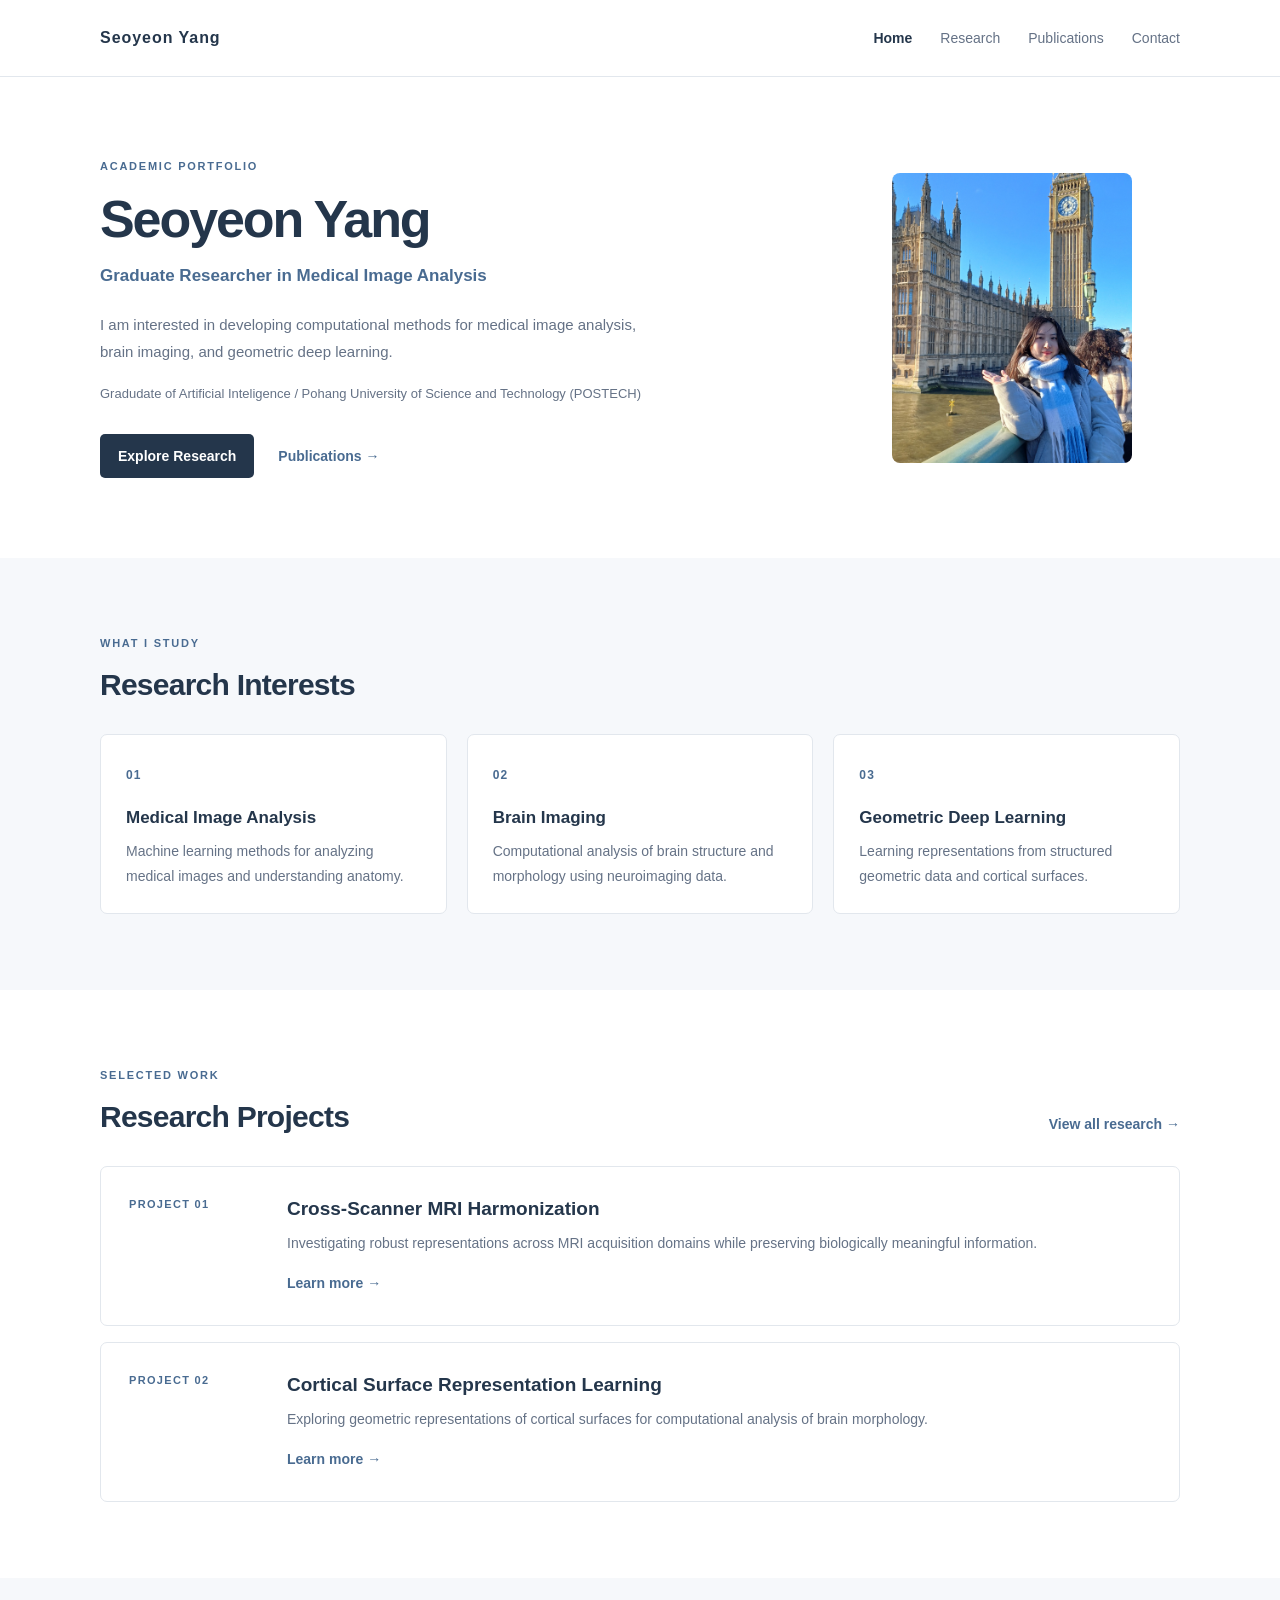
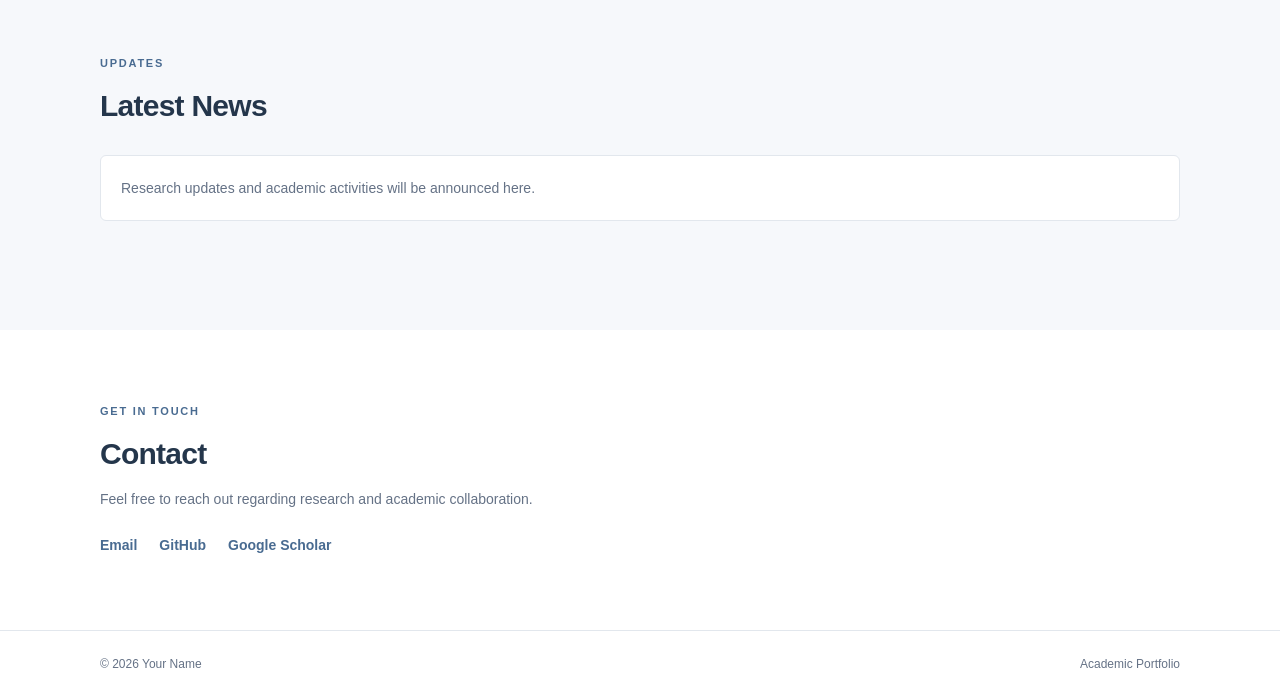
<file: index.html>
<!DOCTYPE html>
<html lang="en">
<head>
  <meta charset="UTF-8">
  <meta name="viewport" content="width=device-width, initial-scale=1.0">

  <title>Seoyeon Yang | Researcher</title>
  <meta name="description"
        content="Personal academic website of Seoyeon Yang.">

  <link rel="stylesheet" href="css/style.css">
</head>

<body>
  <header class="site-header">
    <nav class="navbar container">
      <a class="site-logo" href="index.html">Seoyeon Yang</a>

      <div class="nav-links">
        <a class="active" href="index.html">Home</a>
        <a href="research.html">Research</a>
        <a href="publications.html">Publications</a>
        <a href="#contact">Contact</a>
      </div>
    </nav>
  </header>

  <main>
    <section class="hero container">
      <div class="hero-text">
        <p class="eyebrow">ACADEMIC PORTFOLIO</p>

        <h1>Seoyeon Yang</h1>

        <p class="hero-role">
          Graduate Researcher in Medical Image Analysis
        </p>

        <p class="hero-description">
          I am interested in developing computational methods
          for medical image analysis, brain imaging, and
          geometric deep learning.
        </p>

        <p class="affiliation">
          Gradudate of Artificial Inteligence / Pohang University of Science and Technology (POSTECH)
        </p>

        <div class="hero-links">
          <a class="button button-primary" href="research.html">
            Explore Research
          </a>
          <a class="text-link" href="publications.html">
            Publications →
          </a>
        </div>
      </div>

      <div class="profile-area">
        <img
          class="profile-image"
          src="assets/profile.jpg"
          alt="Portrait of Your Name"
        >
      </div>
    </section>

    <section class="section section-muted">
      <div class="container">
        <div class="section-heading">
          <p class="eyebrow">WHAT I STUDY</p>
          <h2>Research Interests</h2>
        </div>

        <div class="interest-grid">
          <article class="interest-card">
            <span class="card-number">01</span>
            <h3>Medical Image Analysis</h3>
            <p>
              Machine learning methods for analyzing
              medical images and understanding anatomy.
            </p>
          </article>

          <article class="interest-card">
            <span class="card-number">02</span>
            <h3>Brain Imaging</h3>
            <p>
              Computational analysis of brain structure
              and morphology using neuroimaging data.
            </p>
          </article>

          <article class="interest-card">
            <span class="card-number">03</span>
            <h3>Geometric Deep Learning</h3>
            <p>
              Learning representations from structured
              geometric data and cortical surfaces.
            </p>
          </article>
        </div>
      </div>
    </section>

    <section class="section container">
      <div class="section-heading heading-row">
        <div>
          <p class="eyebrow">SELECTED WORK</p>
          <h2>Research Projects</h2>
        </div>

        <a class="text-link" href="research.html">
          View all research →
        </a>
      </div>

      <div class="project-list">
        <article class="project-card">
          <div class="project-index">PROJECT 01</div>

          <div class="project-content">
            <h3>Cross-Scanner MRI Harmonization</h3>
            <p>
              Investigating robust representations across
              MRI acquisition domains while preserving
              biologically meaningful information.
            </p>
            <a class="text-link" href="research.html">
              Learn more →
            </a>
          </div>
        </article>

        <article class="project-card">
          <div class="project-index">PROJECT 02</div>

          <div class="project-content">
            <h3>Cortical Surface Representation Learning</h3>
            <p>
              Exploring geometric representations of
              cortical surfaces for computational
              analysis of brain morphology.
            </p>
            <a class="text-link" href="research.html">
              Learn more →
            </a>
          </div>
        </article>
      </div>
    </section>

    <section class="section section-muted">
      <div class="container news-section">
        <div class="section-heading">
          <p class="eyebrow">UPDATES</p>
          <h2>Latest News</h2>
        </div>

        <p class="empty-note">
          Research updates and academic activities
          will be announced here.
        </p>
      </div>
    </section>

    <section class="contact-section container" id="contact">
      <p class="eyebrow">GET IN TOUCH</p>
      <h2>Contact</h2>

      <p>
        Feel free to reach out regarding research
        and academic collaboration.
      </p>

      <div class="contact-links">
        <a href="mailto:your.email@example.com">Email</a>
        <a href="https://github.com/YOUR_USERNAME">GitHub</a>
        <a href="https://scholar.google.com/">Google Scholar</a>
      </div>
    </section>
  </main>

  <footer class="site-footer">
    <div class="container footer-inner">
      <span>© 2026 Your Name</span>
      <span>Academic Portfolio</span>
    </div>
  </footer>
</body>
</html>
</file>
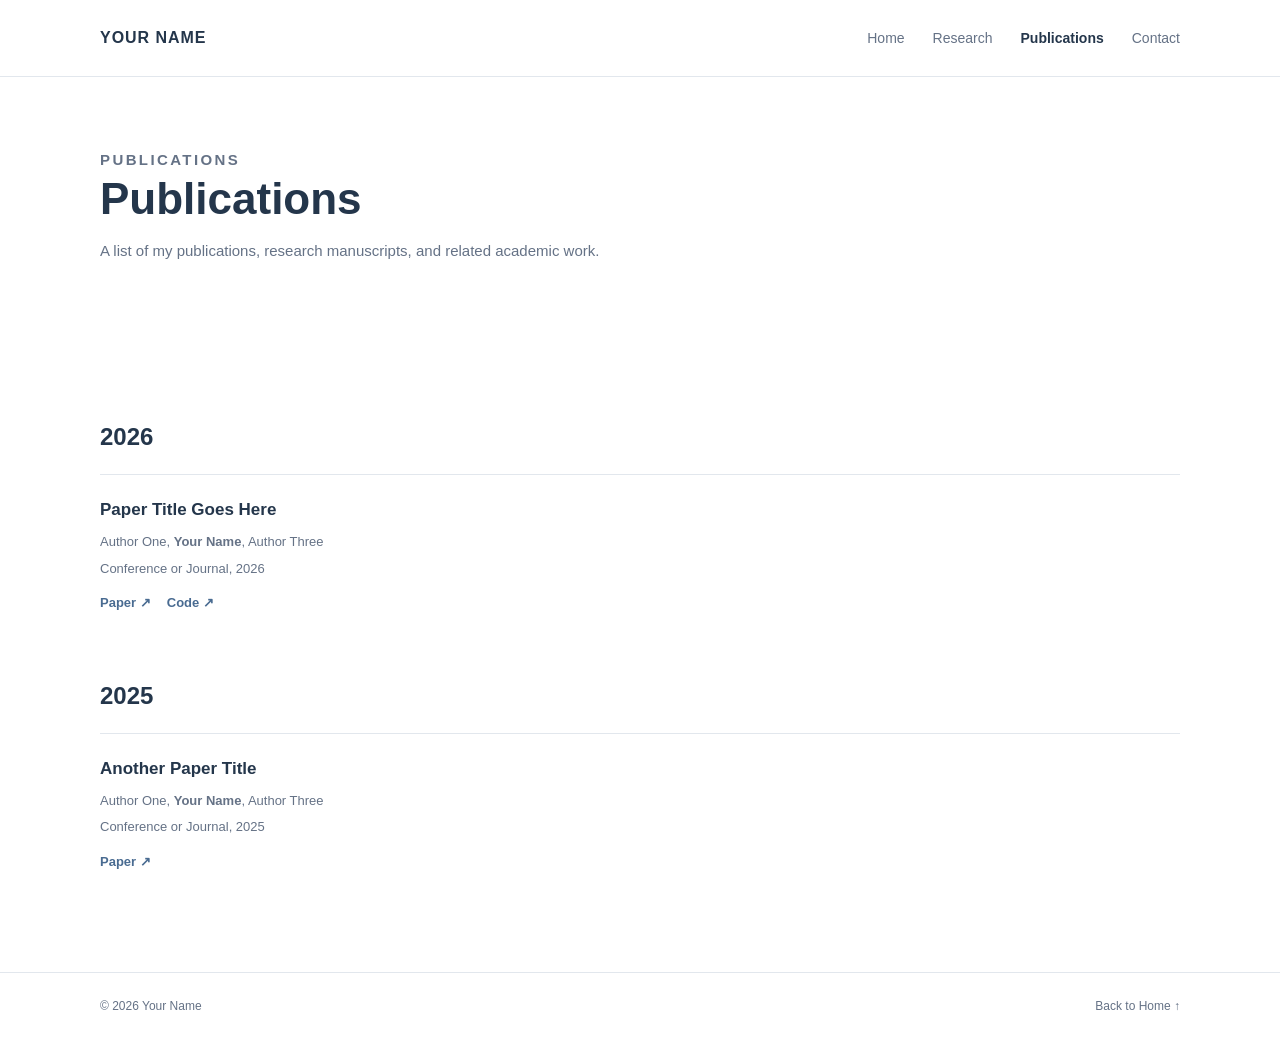
<file: publications.html>
<!DOCTYPE html>
<html lang="en">
<head>
  <meta charset="UTF-8">
  <meta name="viewport" content="width=device-width, initial-scale=1.0">
  <title>Publications | Your Name</title>
  <meta name="description" content="Publications by Your Name.">
  <link rel="stylesheet" href="css/style.css">
</head>

<body>
  <header class="site-header">
    <nav class="navbar container">
      <a class="site-logo" href="index.html">YOUR NAME</a>

      <div class="nav-links">
        <a href="index.html">Home</a>
        <a href="research.html">Research</a>
        <a class="active" href="publications.html">Publications</a>
        <a href="index.html#contact">Contact</a>
      </div>
    </nav>
  </header>

  <main class="container">
    <section class="page-intro">
      <p class="eyebrow">PUBLICATIONS</p>
      <h1>Publications</h1>
      <p>
        A list of my publications, research manuscripts,
        and related academic work.
      </p>
    </section>

    <section class="section">
      <h2 class="publication-year">2026</h2>

      <article class="publication-item">
        <h3>Paper Title Goes Here</h3>
        <p>
          Author One, <strong>Your Name</strong>, Author Three
        </p>
        <p>Conference or Journal, 2026</p>

        <div class="publication-links">
          <a href="https://example.com">Paper ↗</a>
          <a href="https://github.com/YOUR_USERNAME">Code ↗</a>
        </div>
      </article>

      <h2 class="publication-year">2025</h2>

      <article class="publication-item">
        <h3>Another Paper Title</h3>
        <p>
          Author One, <strong>Your Name</strong>, Author Three
        </p>
        <p>Conference or Journal, 2025</p>

        <div class="publication-links">
          <a href="https://example.com">Paper ↗</a>
        </div>
      </article>

      <!--
        논문이 추가되면 아래 형식으로 복사하세요.

        <article class="publication-item">
          <h3>Paper Title</h3>
          <p>Author One, <strong>Your Name</strong></p>
          <p>Conference or Journal, Year</p>
          <div class="publication-links">
            <a href="PAPER_URL">Paper ↗</a>
            <a href="CODE_URL">Code ↗</a>
          </div>
        </article>
      -->
    </section>
  </main>

  <footer class="site-footer">
    <div class="container footer-inner">
      <span>© 2026 Your Name</span>
      <a href="index.html">Back to Home ↑</a>
    </div>
  </footer>
</body>
</html>
</file>
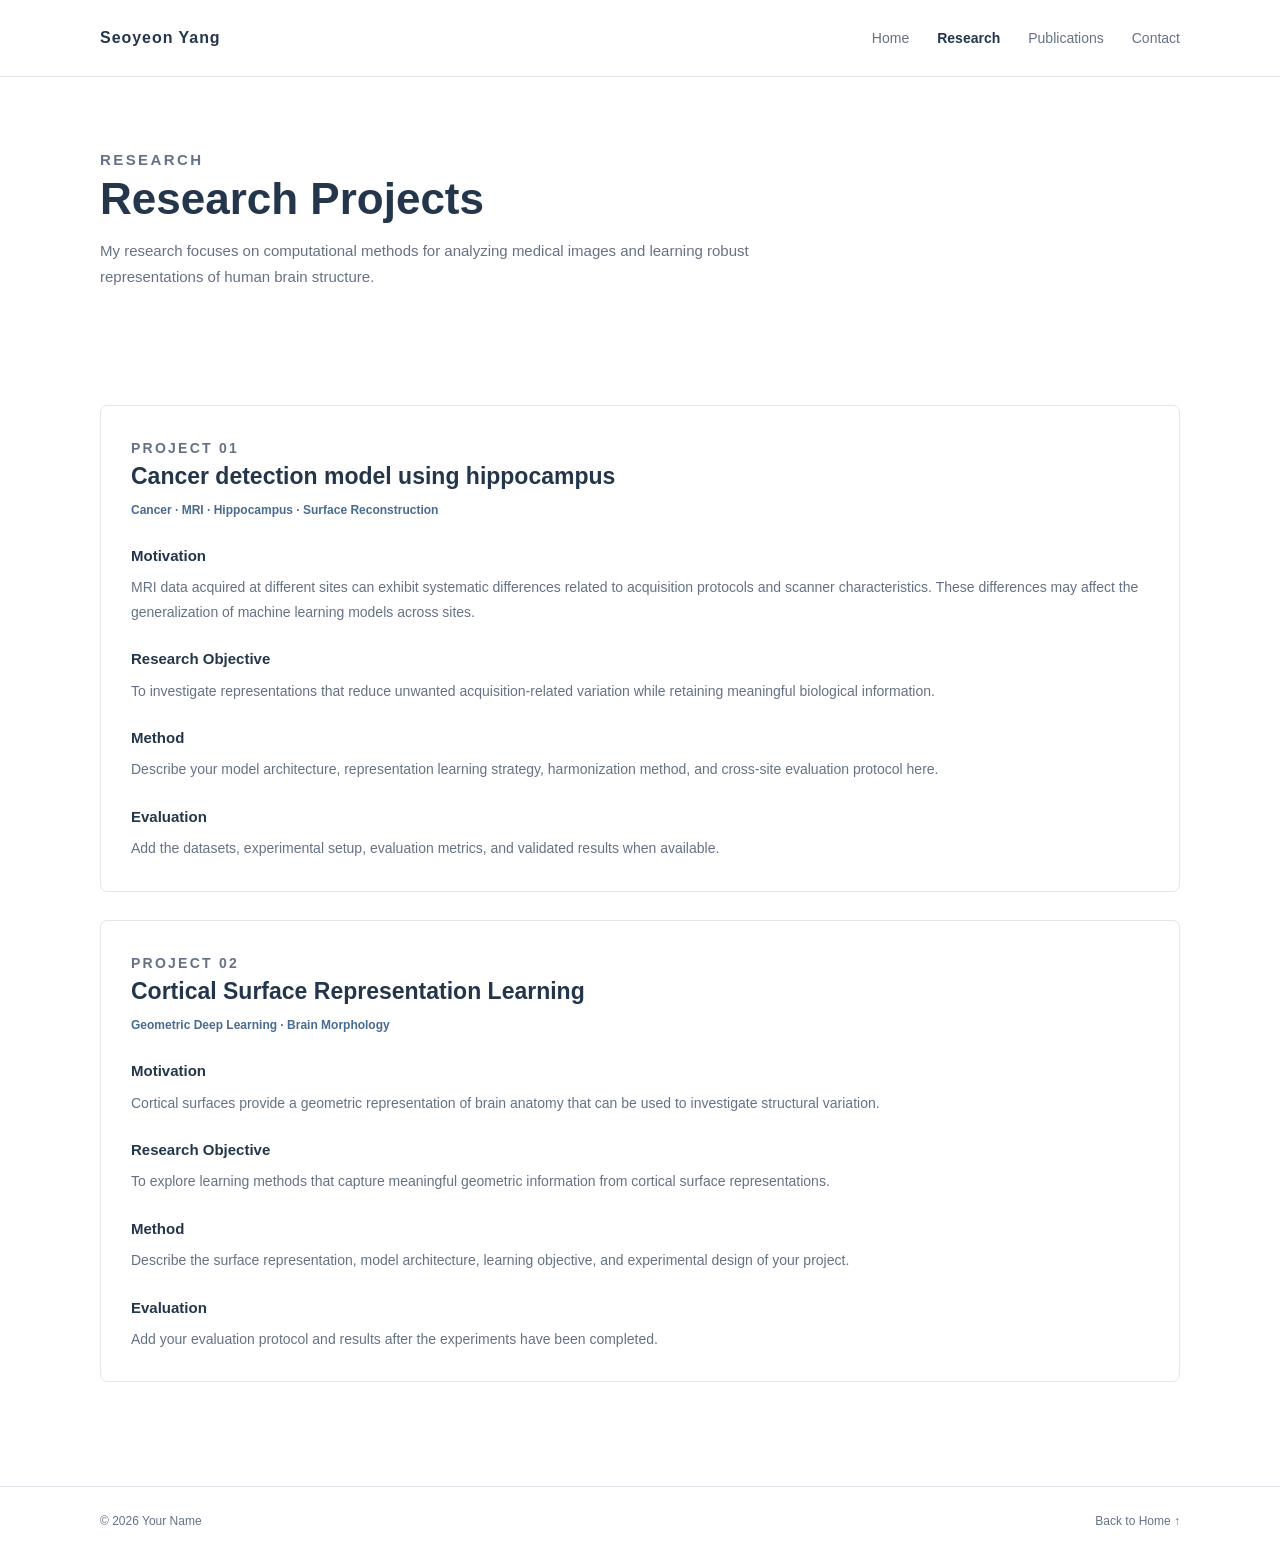
<file: research.html>
<!DOCTYPE html>
<html lang="en">
<head>
  <meta charset="UTF-8">
  <meta name="viewport" content="width=device-width, initial-scale=1.0">
  <title>Research | Seoyeon Yang</title>
  <meta name="description" content="Research projects by Seoyeon Yang.">
  <link rel="stylesheet" href="css/style.css">
</head>

<body>
  <header class="site-header">
    <nav class="navbar container">
      <a class="site-logo" href="index.html">Seoyeon Yang</a>

      <div class="nav-links">
        <a href="index.html">Home</a>
        <a class="active" href="research.html">Research</a>
        <a href="publications.html">Publications</a>
        <a href="index.html#contact">Contact</a>
      </div>
    </nav>
  </header>

  <main class="container">
    <section class="page-intro">
      <p class="eyebrow">RESEARCH</p>
      <h1>Research Projects</h1>
      <p>
        My research focuses on computational methods
        for analyzing medical images and learning
        robust representations of human brain structure.
      </p>
    </section>

    <section class="section">
      <article class="research-item">
        <p class="eyebrow">PROJECT 01</p>
        <h2>Cancer detection model using hippocampus</h2>

        <div class="research-meta">
          Cancer · MRI · Hippocampus · Surface Reconstruction
        </div>

        <h3>Motivation</h3>
        <p>
          MRI data acquired at different sites can exhibit
          systematic differences related to acquisition
          protocols and scanner characteristics.
          These differences may affect the generalization
          of machine learning models across sites.
        </p>

        <h3>Research Objective</h3>
        <p>
          To investigate representations that reduce
          unwanted acquisition-related variation while
          retaining meaningful biological information.
        </p>

        <h3>Method</h3>
        <p>
          Describe your model architecture, representation
          learning strategy, harmonization method, and
          cross-site evaluation protocol here.
        </p>

        <h3>Evaluation</h3>
        <p>
          Add the datasets, experimental setup, evaluation
          metrics, and validated results when available.
        </p>
      </article>

      <article class="research-item">
        <p class="eyebrow">PROJECT 02</p>
        <h2>Cortical Surface Representation Learning</h2>

        <div class="research-meta">
          Geometric Deep Learning · Brain Morphology
        </div>

        <h3>Motivation</h3>
        <p>
          Cortical surfaces provide a geometric
          representation of brain anatomy that can be
          used to investigate structural variation.
        </p>

        <h3>Research Objective</h3>
        <p>
          To explore learning methods that capture
          meaningful geometric information from
          cortical surface representations.
        </p>

        <h3>Method</h3>
        <p>
          Describe the surface representation, model
          architecture, learning objective, and
          experimental design of your project.
        </p>

        <h3>Evaluation</h3>
        <p>
          Add your evaluation protocol and results
          after the experiments have been completed.
        </p>
      </article>
    </section>
  </main>

  <footer class="site-footer">
    <div class="container footer-inner">
      <span>© 2026 Your Name</span>
      <a href="index.html">Back to Home ↑</a>
    </div>
  </footer>
</body>
</html>
</file>
<file: css/style.css>
/* =========================
   1. Design System
========================= */

:root {
  --navy: #24364b;
  --blue: #496b91;
  --text: #263344;
  --muted: #657286;
  --border: #e2e7ed;
  --background: #ffffff;
  --soft-background: #f6f8fb;

  --max-width: 1080px;
}

* {
  box-sizing: border-box;
}

html {
  scroll-behavior: smooth;
}

body {
  margin: 0;
  background: var(--background);
  color: var(--text);
  font-family:
    -apple-system, BlinkMacSystemFont,
    "Segoe UI", Roboto, Arial, sans-serif;
  font-size: 16px;
  line-height: 1.75;
}

a {
  color: inherit;
  text-decoration: none;
}

img {
  display: block;
  max-width: 100%;
}

.container {
  width: min(var(--max-width), calc(100% - 48px));
  margin-inline: auto;
}


/* =========================
   2. Navigation
========================= */

.site-header {
  position: sticky;
  top: 0;
  z-index: 10;
  background: rgba(255, 255, 255, 0.96);
  border-bottom: 1px solid var(--border);
}

.navbar {
  min-height: 76px;
  display: flex;
  align-items: center;
  justify-content: space-between;
  gap: 24px;
}

.site-logo {
  color: var(--navy);
  font-size: 16px;
  font-weight: 750;
  letter-spacing: 0.06em;
  white-space: nowrap;
}

.nav-links {
  display: flex;
  align-items: center;
  gap: 28px;
}

.nav-links a {
  color: var(--muted);
  font-size: 14px;
  transition: color 0.2s ease;
}

.nav-links a:hover,
.nav-links a.active {
  color: var(--navy);
}

.nav-links a.active {
  font-weight: 700;
}


/* =========================
   3. Hero
========================= */

.hero {
  min-height: 470px;
  padding-block: 80px;
  display: grid;
  grid-template-columns: 1.6fr 0.8fr;
  align-items: center;
  gap: 72px;
}

.eyebrow {
  margin: 0 0 12px;
  color: var(--blue);
  font-size: 11px;
  font-weight: 750;
  letter-spacing: 0.16em;
}

.hero h1 {
  margin: 0 0 10px;
  color: var(--navy);
  font-size: clamp(36px, 5vw, 52px);
  line-height: 1.2;
  letter-spacing: -0.04em;
}

.hero-role {
  margin: 0 0 22px;
  color: var(--blue);
  font-size: 17px;
  font-weight: 600;
}

.hero-description {
  max-width: 570px;
  margin: 0;
  color: var(--muted);
  font-size: 15px;
}

.affiliation {
  margin-top: 18px;
  color: var(--muted);
  font-size: 13px;
}

.hero-links {
  display: flex;
  flex-wrap: wrap;
  align-items: center;
  gap: 24px;
  margin-top: 28px;
}

.button {
  display: inline-flex;
  align-items: center;
  justify-content: center;
  min-height: 44px;
  padding: 10px 18px;
  border-radius: 5px;
  font-size: 14px;
  font-weight: 600;
  transition:
    background 0.2s ease,
    transform 0.2s ease;
}

.button-primary {
  color: white;
  background: var(--navy);
}

.button-primary:hover {
  background: var(--blue);
  transform: translateY(-1px);
}

.text-link {
  color: var(--blue);
  font-size: 14px;
  font-weight: 650;
}

.text-link:hover {
  color: var(--navy);
}

.profile-area {
  display: flex;
  justify-content: center;
}

.profile-image {
  width: 240px;
  height: 290px;
  object-fit: cover;
  object-position: center;
  border-radius: 8px;
  background: var(--soft-background);
}


/* =========================
   4. General Sections
========================= */

.section {
  padding-block: 76px;
}

.section-muted {
  background: var(--soft-background);
}

.section-heading {
  margin-bottom: 30px;
}

.section-heading h2,
.contact-section h2 {
  margin: 0;
  color: var(--navy);
  font-size: 30px;
  line-height: 1.3;
  letter-spacing: -0.025em;
}

.interest-grid {
  display: grid;
  grid-template-columns: repeat(3, minmax(0, 1fr));
  gap: 20px;
}

.interest-card {
  padding: 25px;
  background: white;
  border: 1px solid var(--border);
  border-radius: 7px;
}

.card-number {
  color: var(--blue);
  font-size: 12px;
  font-weight: 750;
  letter-spacing: 0.1em;
}

.interest-card h3 {
  margin: 18px 0 8px;
  color: var(--navy);
  font-size: 17px;
  line-height: 1.45;
}

.interest-card p {
  margin: 0;
  color: var(--muted);
  font-size: 14px;
}


/* =========================
   5. Project Cards
========================= */

.heading-row {
  display: flex;
  align-items: end;
  justify-content: space-between;
  gap: 20px;
}

.project-list {
  display: grid;
  gap: 16px;
}

.project-card {
  display: grid;
  grid-template-columns: 130px 1fr;
  gap: 28px;
  padding: 28px;
  border: 1px solid var(--border);
  border-radius: 7px;
  transition:
    border-color 0.2s ease,
    transform 0.2s ease;
}

.project-card:hover {
  border-color: #aab9ca;
  transform: translateY(-2px);
}

.project-index {
  color: var(--blue);
  font-size: 11px;
  font-weight: 750;
  letter-spacing: 0.12em;
}

.project-content h3 {
  margin: 0 0 8px;
  color: var(--navy);
  font-size: 19px;
  line-height: 1.45;
}

.project-content p {
  margin: 0 0 14px;
  color: var(--muted);
  font-size: 14px;
}

.news-section {
  min-height: 200px;
}

.empty-note {
  padding: 20px;
  color: var(--muted);
  background: white;
  border: 1px solid var(--border);
  border-radius: 6px;
  font-size: 14px;
}


/* =========================
   6. Inner Pages
========================= */

.page-intro {
  padding-block: 70px 38px;
}

.page-intro h1 {
  margin: 0 0 12px;
  color: var(--navy);
  font-size: clamp(34px, 5vw, 44px);
  line-height: 1.2;
}

.page-intro p {
  max-width: 680px;
  margin: 0;
  color: var(--muted);
  font-size: 15px;
}

.research-item {
  margin-bottom: 28px;
  padding: 30px;
  border: 1px solid var(--border);
  border-radius: 7px;
}

.research-item h2 {
  margin: 0 0 8px;
  color: var(--navy);
  font-size: 23px;
  line-height: 1.4;
}

.research-meta {
  margin-bottom: 20px;
  color: var(--blue);
  font-size: 12px;
  font-weight: 650;
}

.research-item h3 {
  margin: 22px 0 6px;
  color: var(--navy);
  font-size: 15px;
}

.research-item p {
  margin: 0;
  color: var(--muted);
  font-size: 14px;
}

.publication-year {
  margin: 38px 0 16px;
  color: var(--navy);
  font-size: 24px;
}

.publication-item {
  padding: 22px 0;
  border-top: 1px solid var(--border);
}

.publication-item h3 {
  margin: 0 0 8px;
  color: var(--navy);
  font-size: 17px;
  line-height: 1.5;
}

.publication-item p {
  margin: 4px 0;
  color: var(--muted);
  font-size: 13px;
}

.publication-links {
  display: flex;
  flex-wrap: wrap;
  gap: 16px;
  margin-top: 12px;
}

.publication-links a {
  color: var(--blue);
  font-size: 13px;
  font-weight: 650;
}

.publication-links a:hover {
  text-decoration: underline;
}


/* =========================
   7. Contact and Footer
========================= */

.contact-section {
  padding-block: 72px;
  scroll-margin-top: 90px;
}

.contact-section > p:not(.eyebrow) {
  color: var(--muted);
  font-size: 14px;
}

.contact-links {
  display: flex;
  flex-wrap: wrap;
  gap: 22px;
  margin-top: 22px;
}

.contact-links a {
  color: var(--blue);
  font-size: 14px;
  font-weight: 650;
}

.contact-links a:hover {
  text-decoration: underline;
}

.site-footer {
  border-top: 1px solid var(--border);
}

.footer-inner {
  min-height: 68px;
  display: flex;
  align-items: center;
  justify-content: space-between;
  gap: 16px;
  color: var(--muted);
  font-size: 12px;
}


/* =========================
   8. Responsive Layout
========================= */

@media (max-width: 760px) {
  .container {
    width: calc(100% - 36px);
  }

  .navbar {
    min-height: 68px;
    align-items: flex-start;
    flex-direction: column;
    justify-content: center;
    gap: 8px;
    padding-block: 14px;
  }

  .nav-links {
    width: 100%;
    flex-wrap: wrap;
    gap: 18px;
  }

  .hero {
    min-height: auto;
    grid-template-columns: 1fr;
    gap: 32px;
    padding-block: 48px;
  }

  .hero-text {
    order: 2;
  }

  .profile-area {
    order: 1;
    justify-content: flex-start;
  }

  .profile-image {
    width: 150px;
    height: 175px;
  }

  .section {
    padding-block: 52px;
  }

  .interest-grid {
    grid-template-columns: 1fr;
  }

  .project-card {
    grid-template-columns: 1fr;
    gap: 10px;
    padding: 22px;
  }

  .heading-row {
    align-items: flex-start;
    flex-direction: column;
  }

  .page-intro {
    padding-block: 48px 28px;
  }

  .research-item {
    padding: 22px;
  }

  .contact-section {
    padding-block: 52px;
  }
}

@media (prefers-reduced-motion: reduce) {
  html {
    scroll-behavior: auto;
  }

  *,
  *::before,
  *::after {
    transition-duration: 0.01ms !important;
  }
}
</file>
